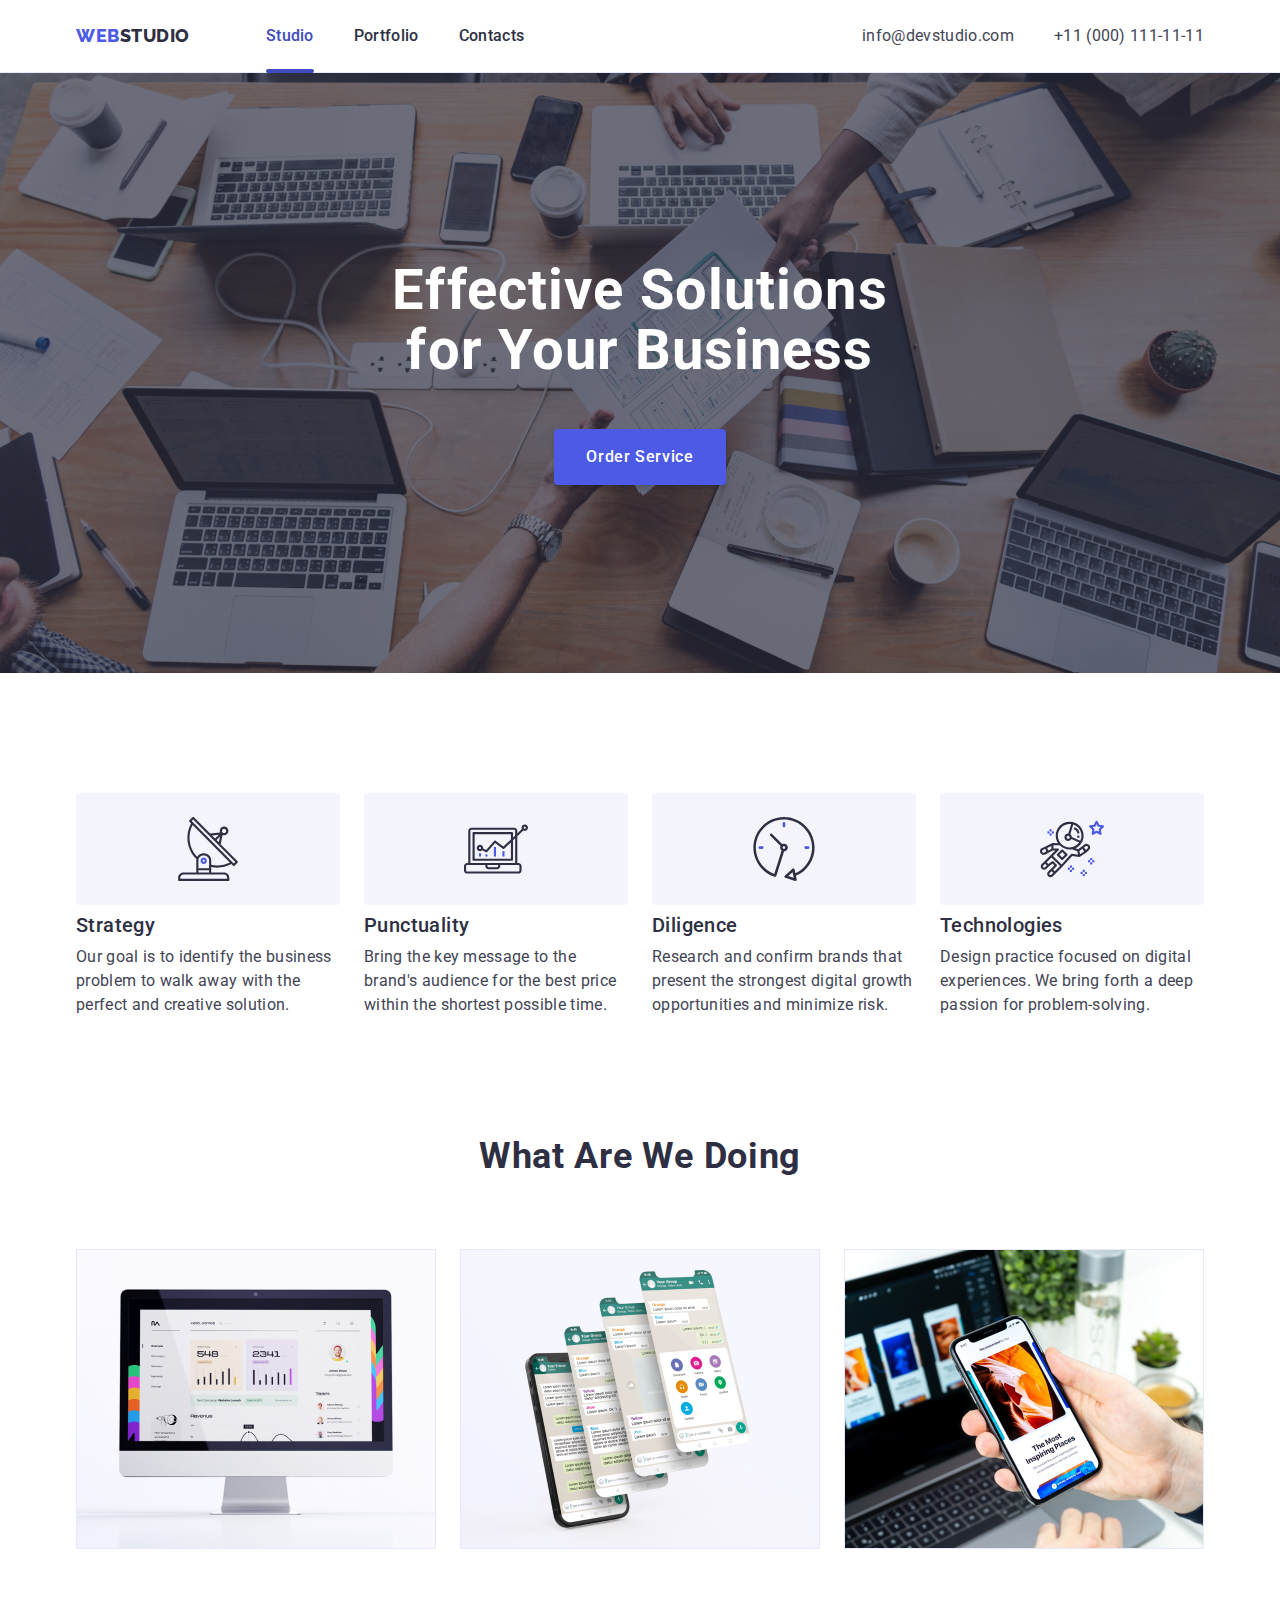
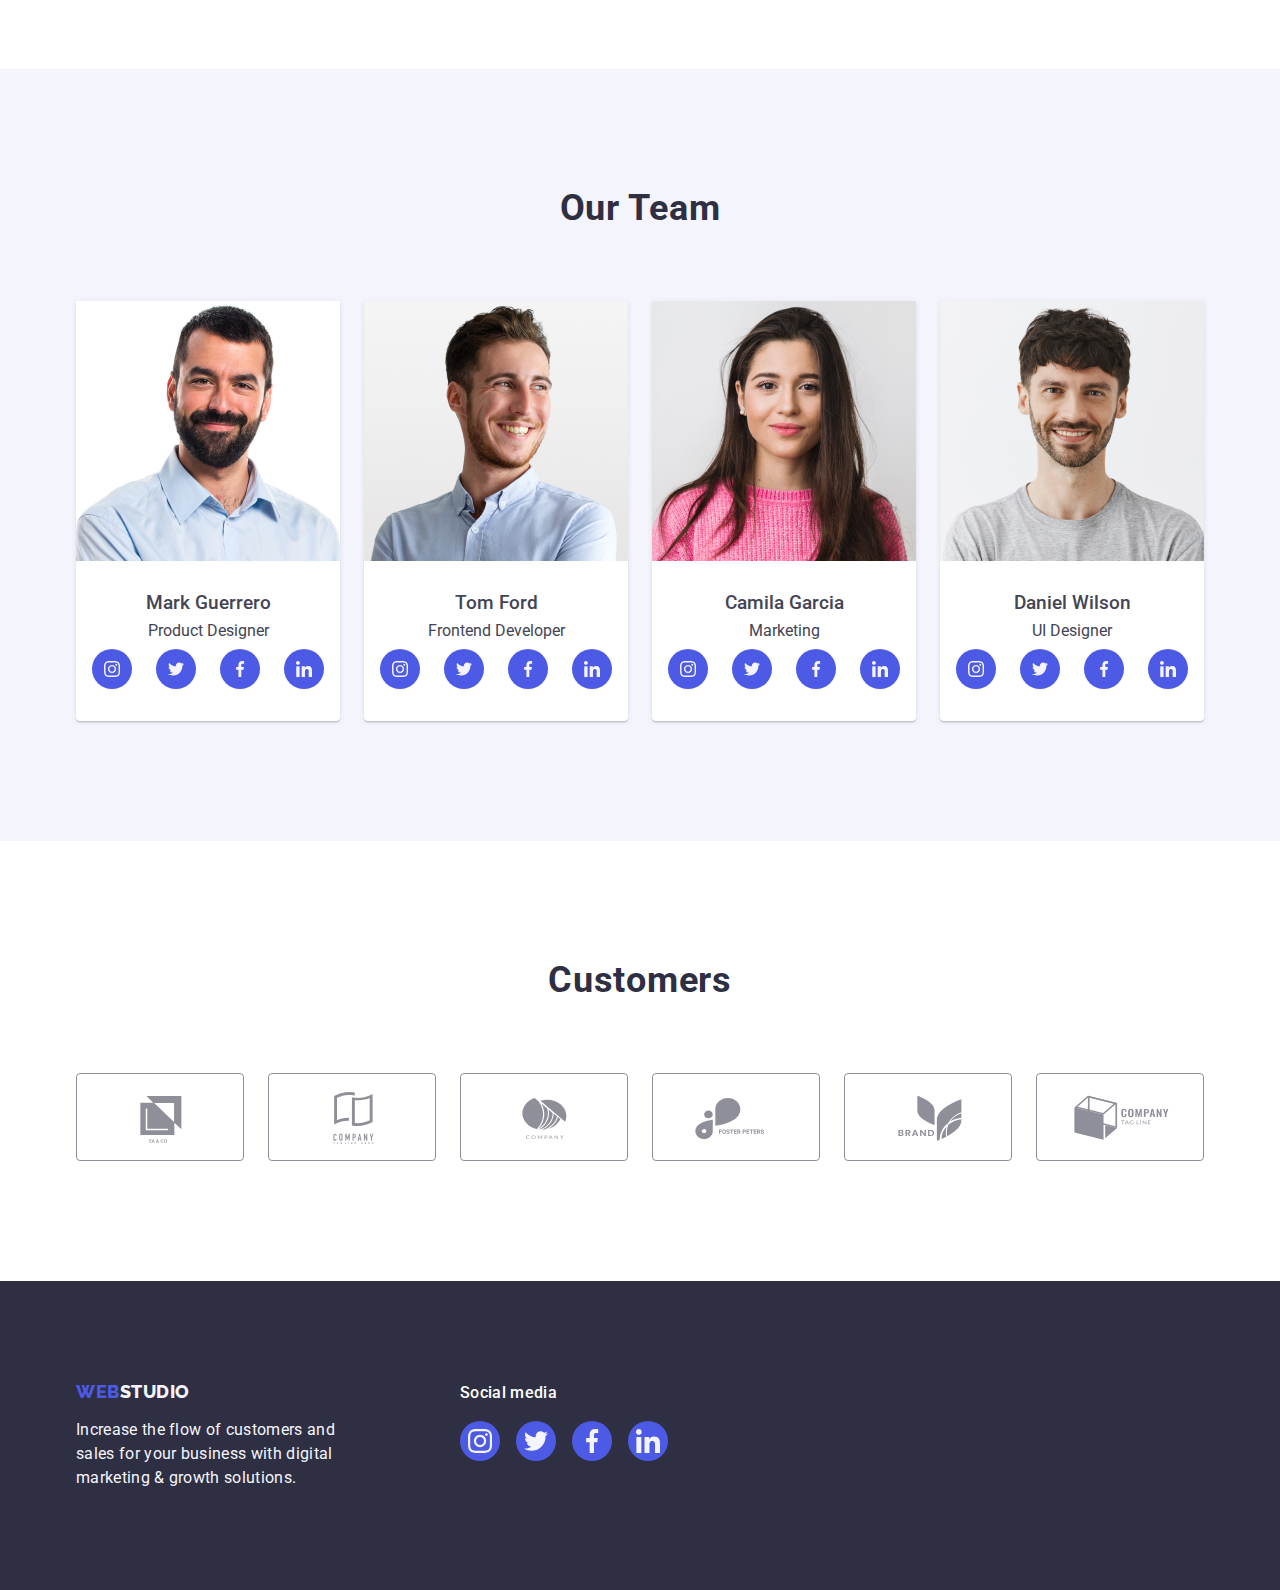
<file: index.html>
<!DOCTYPE html>
<html lang="en">

<head>
    <meta charset="UTF-8">
    <meta http-equiv="X-UA-Compatible" content="IE=edge">
    <meta name="viewport" content="width=device-width, initial-scale=1.0">
    <meta name="description" content="Effective Solutions for Your Business">
    <title>WebStudio</title>
    <link rel="preconnect" href="https://fonts.googleapis.com">
    <link rel="preconnect" href="https://fonts.gstatic.com" crossorigin>
    <link href="https://fonts.googleapis.com/css2?family=Raleway:wght@800&family=Roboto:wght@400;500;700&display=swap"
        rel="stylesheet">
    <link rel="stylesheet" href="https://cdn.jsdelivr.net/npm/modern-normalize@2.0.0/modern-normalize.min.css">
    <link rel="stylesheet" href="./css/styles.css">
</head>

<body>
    <!-- Header section -->
    <header class="header">
        <div class="header-container container">
            <nav class="header-nav list">
                <a class="header-logo link" href="./index.html" target="_self">
                    Web<span class="studio-dark">Studio</span>
                </a>
                <ul class="header-list list">
                    <li class="header-item">
                        <a class="header-link active " href="./index.html">Studio</a>
                    </li>
                    <li class="header-item">
                        <a class="header-link  " href="./portfolio.html">Portfolio</a>
                    </li>
                    <li class="header-item">
                        <a class="header-link  " href="">Contacts</a>
                    </li>
                </ul>
            </nav>
            <address class="address">
                <ul class="address-list list">
                    <li class="address-item ">
                        <a class="address-link link" href="mailto:info@devstudio.com">info@devstudio.com</a>
                    </li>
                    <li class="address-item">
                        <a class="address-link link" href="tel:+110001111111">+11 (000) 111-11-11</a>
                    </li>
                </ul>
                
            </address>
        </div>
    </header>
    <!-- Main block -->
    <main class="main">
        <!-- Hero image -->
        <section class="section hero">
            <div class="container">
                <h1 class="hero-title">Effective Solutions for Your Business</h1>
                <button class="hero-btm" type="button" data-modal-open>Order Service</button>
            </div>
        </section>
        <!-- Section 1 -->
        <section class="section one">
            <div class="container">
                <h2 class="title visually-hidden">Our advantages</h2>
                <ul class="one-list list">
                    <li class="one-item">
                        <div class="advantages">
                            <svg class="advantages-icon" width="64" height="64">
                                <use href="./images/icons.svg#icon-antenna"></use>
                            </svg>
                        </div>
                        <h3 class="subtitle">Strategy</h3>
                        <p class="text">
                            Our goal is to identify the business problem to walk away with the perfect and creative
                            solution.
                        </p>
                    </li>
                    <li class="one-item">
                        <div class="advantages">
                            <svg class="advantages-icon" width="64" height="64">
                              <use href="./images/icons.svg#icon-diagram"></use>
                            </svg>
                        </div>
                        <h3 class="subtitle">Punctuality</h3>
                        <p class="text">
                            Bring the key message to the brand's audience for the best price within the shortest
                            possible time.
                        </p>
                    </li>
                    <li class="one-item">
                        <div class="advantages">
                            <svg class="advantages-icon" width="64" height="64">
                             <use href="./images/icons.svg#icon-clock"></use>
                            </svg>
                        </div>
                        <h3 class="subtitle">Diligence</h3>
                        <p class="text">
                            Research and confirm brands that present the strongest digital growth opportunities and
                            minimize risk.
                        </p>
                    </li>
                    <li class="one-item">
                        <div class="advantages">
                            <svg class="advantages-icon" width="64" height="64">
                                <use href="./images/icons.svg#icon-astronaut"></use>
                            </svg>
                        </div>
                        <h3 class="subtitle">Technologies</h3>
                        <p class="text">
                            Design practice focused on digital experiences. We bring forth a deep passion for
                            problem-solving.
                        </p>
                    </li>
                </ul>
            </div>
        </section>
        <!-- Section 2 -->
        <section class="section two">
            <div class="container">
                <h2 class="title">What are we doing</h2>
                <ul class="two-list list">
                    <li class="two-item">
                        <img src="./images/section2(1).jpg" alt="Computer" width="360" height="300">
                    </li>
                    <li class="two-item">
                        <img src="./images/section2(2).jpg" alt="Mobile phone" width="360" height="300">
                    </li>
                    <li class="two-item">
                        <img src="./images/section2(3).jpg" alt="Laptop and mobile phone" width="360" height="300">
                    </li>
                </ul>
            </div>
        </section>
        <!-- Section 3 -->
        <section class="section three">
            <div class="container">
                <h2 class="title">Our Team</h2>
                <ul class="three-list list">
                    <li class="three-item">
                        <img class="img-three" src="./images/section3(1).jpg" alt="Product Designer - Mark Guerrero"
                            width="264" height="260">
                        <div class="member">
                            <h3 class="subtitle-three">Mark Guerrero</h3>
                            <p class="text-three">Product Designer</p>
                            
                        <ul class="networks-list">
                            <li class="networks-item">
                                <a href="" class="networks-link">
                                    <svg class="networks-icon" width="16" height="16">
                                        <use href="./images/icons.svg#icon-instagram"></use>
                                    </svg>
                                </a>
                            </li>
                            <li class="networks-item">
                                <a href="" class="networks-link">
                                    <svg class="networks-icon" width="16" height="16">
                                        <use href="./images/icons.svg#icon-twitter"></use>
                                    </svg>
                                </a>
                            </li>
                            <li class="networks-item">
                                <a href="" class="networks-link">
                                    <svg class="networks-icon" width="16" height="16">
                                        <use href="./images/icons.svg#icon-facebook"></use>
                                    </svg>
                                </a>
                            </li>
                            <li class="networks-item">
                                <a href="" class="networks-link">
                                    <svg class="networks-icon" width="16" height="16">
                                        <use href="./images/icons.svg#icon-linkedin"></use>
                                    </svg>
                                </a>
                            </li>
                        </ul>
                        </div>
                    </li>
                    <li class="three-item">
                        <img class="img-three" src="./images/section3(2).jpg" alt="Frontend Developer - Tom Ford"
                            width="264" height="260">
                        <div class="member">
                            <h3 class="subtitle-three">Tom Ford</h3>
                            <p class="text-three">Frontend Developer</p>
                        
                        
                        <ul class="networks-list">
                            <li class="networks-item">
                                <a href="" class="networks-link">
                                    <svg class="networks-icon" width="16" height="16">
                                        <use href="./images/icons.svg#icon-instagram"></use>
                                    </svg>
                                </a>
                            </li>
                            <li class="networks-item">
                                <a href="" class="networks-link">
                                    <svg class="networks-icon" width="16" height="16">
                                        <use href="./images/icons.svg#icon-twitter"></use>
                                    </svg>
                                </a>
                            </li>
                            <li class="networks-item">
                                <a href="" class="networks-link">
                                    <svg class="networks-icon" width="16" height="16">
                                        <use href="./images/icons.svg#icon-facebook"></use>
                                    </svg>
                                </a>
                            </li>
                            <li class="networks-item">
                                <a href="" class="networks-link">
                                    <svg class="networks-icon" width="16" height="16">
                                        <use href="./images/icons.svg#icon-linkedin"></use>
                                    </svg>
                                </a>
                            </li>
                        </ul>
            
                        </div>
                    </li>
                    <li class="three-item">
                        <img class="img-three" src="./images/section3(3).jpg" alt="Marketing - Camila Garcia"
                            width="264" height="260">
                        <div class="member">
                            <h3 class="subtitle-three">Camila Garcia</h3>
                            <p class="text-three">Marketing</p>
                        
                        
                        <ul class="networks-list">
                            <li class="networks-item">
                                <a href="" class="networks-link">
                                    <svg class="networks-icon" width="16" height="16">
                                        <use href="./images/icons.svg#icon-instagram"></use>
                                    </svg>
                                </a>
                            </li>
                            <li class="networks-item">
                                <a href="" class="networks-link">
                                    <svg class="networks-icon" width="16" height="16">
                                        <use href="./images/icons.svg#icon-twitter"></use>
                                    </svg>
                                </a>
                            </li>
                            <li class="networks-item">
                                <a href="" class="networks-link">
                                    <svg class="networks-icon" width="16" height="16">
                                        <use href="./images/icons.svg#icon-facebook"></use>
                                    </svg>
                                </a>
                            </li>
                            <li class="networks-item">
                                <a href="" class="networks-link">
                                    <svg class="networks-icon" width="16" height="16">
                                        <use href="./images/icons.svg#icon-linkedin"></use>
                                    </svg>
                                </a>
                            </li>
                        </ul>
                    
                        </div>
                    </li>
                    <li class="three-item">
                        <img class="img-three" src="./images/section3(4).jpg" alt="UI Designer - Daniel Wilson"
                            width="264" height="260">
                        <div class="member">
                            <h3 class="subtitle-three">Daniel Wilson</h3>
                            <p class="text-three">UI Designer</p>
                            <ul class="networks-list">
                                <li class="networks-item">
                                    <a href="" class="networks-link">
                                        <svg class="networks-icon" width="16" height="16">
                                            <use href="./images/icons.svg#icon-instagram"></use>
                                        </svg>
                                    </a>
                                </li>
                                <li class="networks-item">
                                    <a href="" class="networks-link">
                                     <svg class="networks-icon" width="16" height="16">
                                       <use href="./images/icons.svg#icon-twitter"></use>
                                     </svg>
                                    </a>
                                </li>
                                <li class="networks-item">
                                    <a href="" class="networks-link">
                                     <svg class="networks-icon" width="16" height="16">
                                       <use href="./images/icons.svg#icon-facebook"></use>
                                     </svg>
                                     </a>
                                </li>
                                <li class="networks-item">
                                     <a href="" class="networks-link">
                                     <svg class="networks-icon" width="16" height="16">
                                        <use href="./images/icons.svg#icon-linkedin"></use>
                                      </svg>
                                     </a>
                                </li>
                            </ul>
                        </div>
                    </li>
                </ul>
            </div>
        </section>
        <!-- Clients -->
        <section class="section four">
            <div class="container">
                <h2 class="title">Customers</h2>
                <ul class="clients-list">
                    <li class="clients-item">
                        <a class="clients-link" href="" aria-label="logo 1">
                            <svg class="clients-icon" width="104" height="56">
                                <use href="./images/icons.svg#icon-logo-1"></use>
                            </svg>
                        </a>
                    </li>
                    <li class="clients-item">
                        <a class="clients-link" href="" aria-label="logo 2">
                            <svg class="clients-icon" width="104" height="56">
                                <use href="./images/icons.svg#icon-logo-2"></use>
                            </svg>
                        </a>
                    </li>
                    <li class="clients-item">
                        <a class="clients-link" href="" aria-label="logo 3">
                            <svg class="clients-icon" width="104" height="56">
                                <use href="./images/icons.svg#icon-logo-3"></use>
                            </svg>
                        </a>
                    </li>
                    <li class="clients-item">
                        <a class="clients-link" href="" aria-label="logo 4">
                            <svg class="clients-icon" width="104" height="56">
                                <use href="./images/icons.svg#icon-logo-4"></use>
                            </svg>
                        </a>
                    </li>
                    <li class="clients-item">
                        <a class="clients-link" href="" aria-label="logo 5">
                            <svg class="clients-icon" width="104" height="56">
                                <use href="./images/icons.svg#icon-logo-5"></use>
                            </svg>
                        </a>
                    </li>
                    <li class="clients-item">
                        <a class="clients-link" href="" aria-label="logo 6">
                            <svg class="clients-icon" width="104" height="56">
                                <use href="./images/icons.svg#icon-logo-6"></use>
                            </svg>
                        </a>
                    </li>
                </ul>
            </div>
        </section>
    </main>
    <!-- Footer section -->
    <footer class="footer">
        <div class="container footer-items">
            <div class="footer-block1">
            <a class="footer-logo link" href="./index.html">
                Web<span class="studio-light">Studio</span>
            </a>
            <p class="footer-text">
                Increase the flow of customers and sales for your business with digital marketing & growth solutions.
            </p>
            </div>

           <div class="footer-list">
            <p class="footer-title">Social media</p>
            <ul class="footer-networks-list">
                <li class="footer-networks-item">
                    
                    <a href="" class="footer-networks-link">
                        <svg class="footer-networks-icon" width="24" height="24">
                            <use href="./images/icons.svg#icon-instagram"></use>
                        </svg>
                    </a>
                </li>
                <li class="footer-networks-item">
                    <a href="" class="footer-networks-link">
                        <svg class="footer-networks-icon" width="24" height="24">
                            <use href="./images/icons.svg#icon-twitter"></use>
                        </svg>
                    </a>
                </li>
                <li class="footer-networks-item">
                    <a href="" class="footer-networks-link">
                    <svg class="footer-networks-icon" width="24" height="24">
                        <use href="./images/icons.svg#icon-facebook"></use>
                    </svg>
                </a>
                </li>
                <li class="footer-networks-item">
                    <a href="" class="footer-networks-link">
                        <svg class="footer-networks-icon" width="24" height="24">
                            <use href="./images/icons.svg#icon-linkedin"></use>
                        </svg>
                    </a>
                </li>
            </ul>
          </div>
        </div>
    </footer>
    <!-- Modal window -->
    <div class="backdrop is-hidden" data-modal>
        <div class="modal">
            <button class="modal-btn" type="button" data-modal-close>
            <svg class="modal-icon" width="8" height="8">
                <use href="./images/icons.svg#icon-close-black"></use>
            </svg>
            </button>
        </div>
    </div>
    <script src="./js/modal.js"></script>
</body>

</html>
</file>
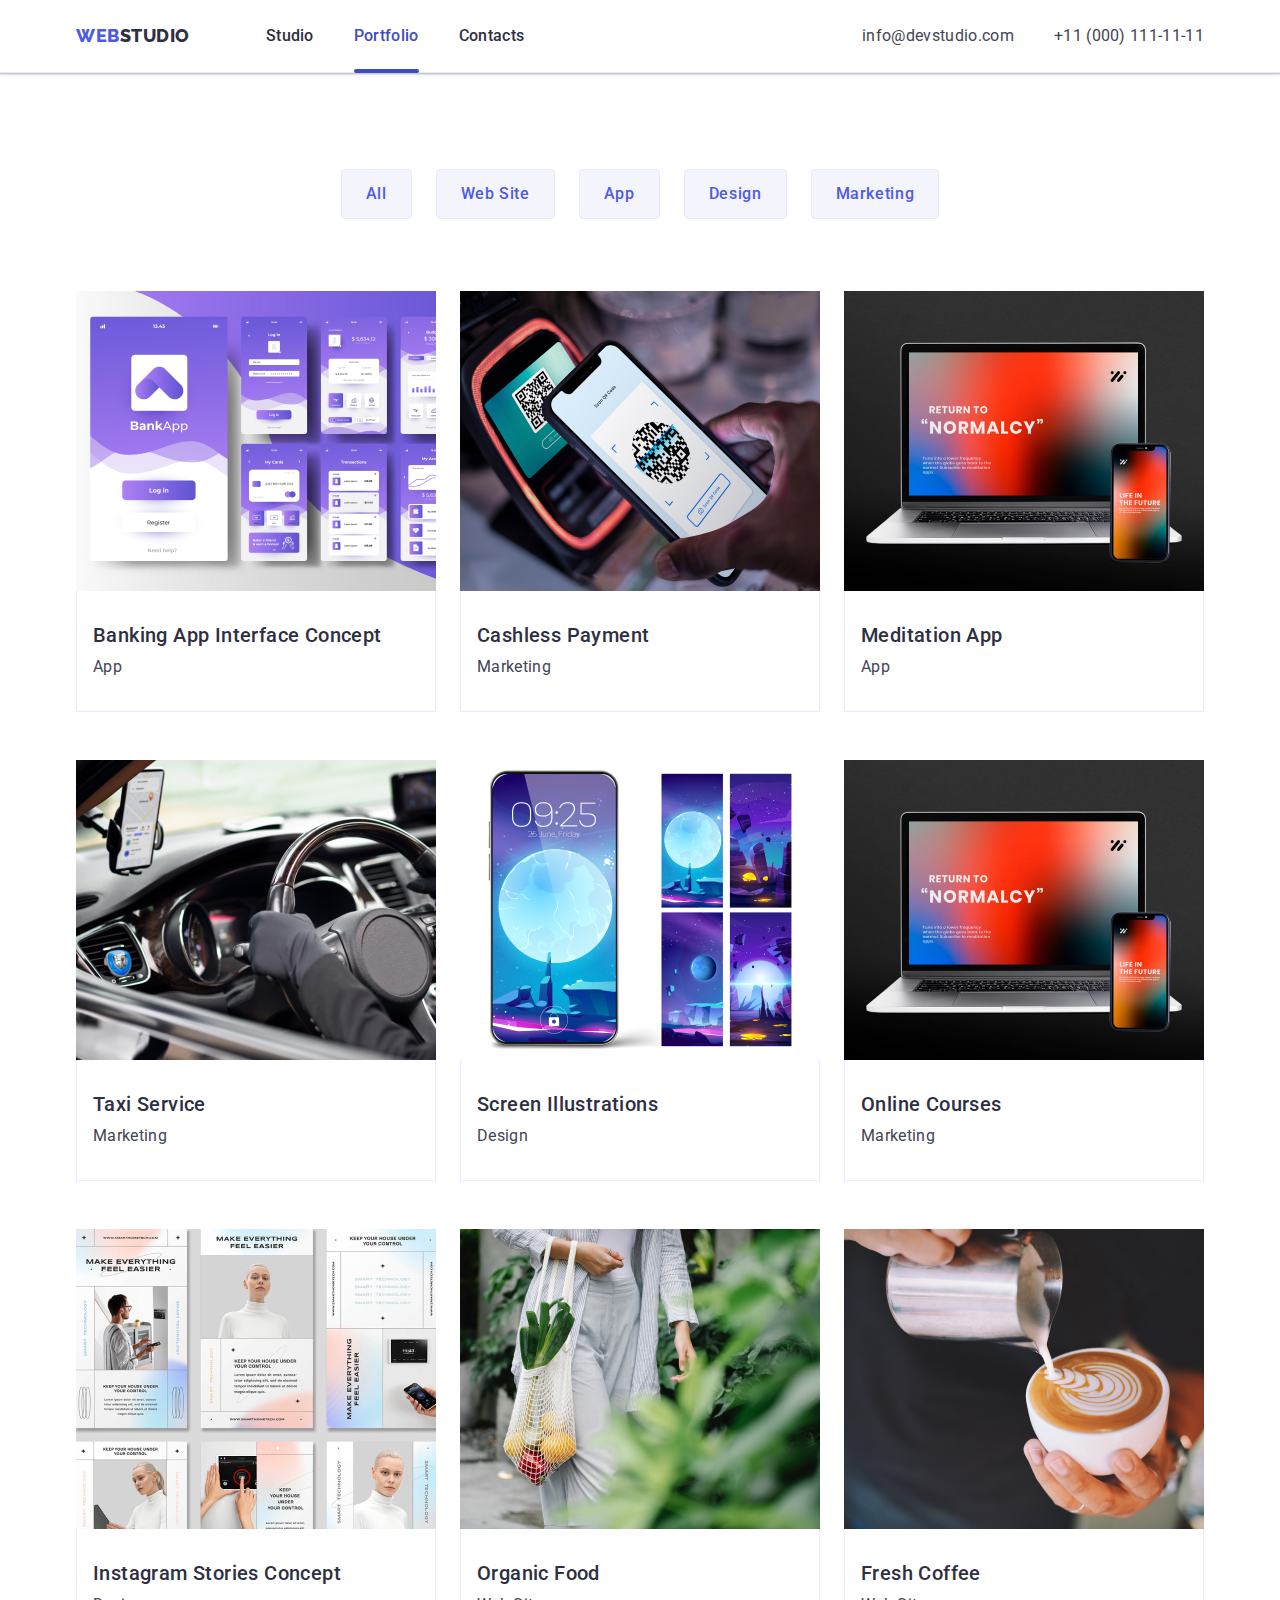
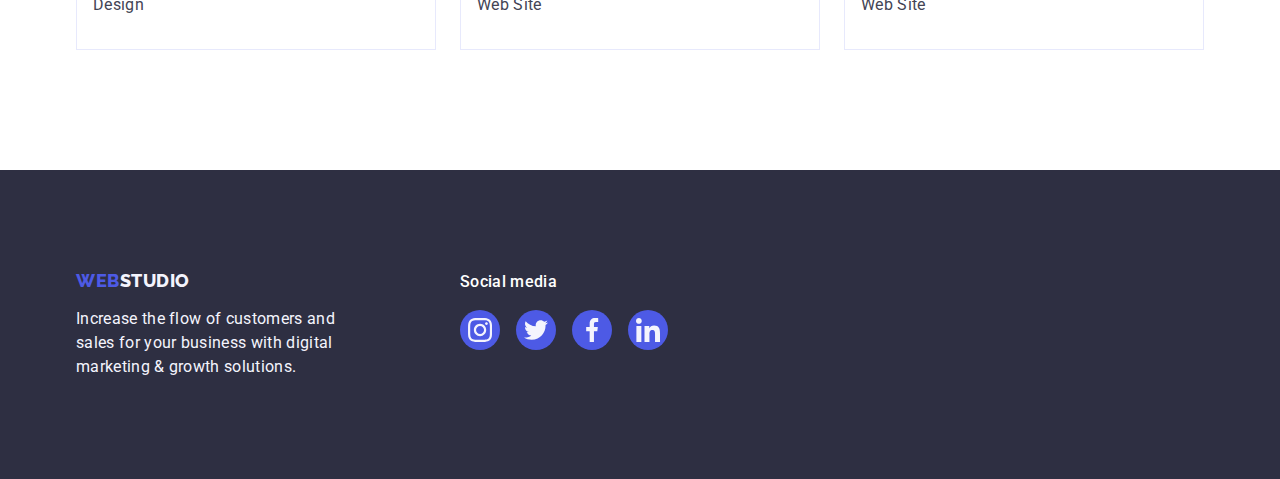
<file: portfolio.html>
<!DOCTYPE html>
<html lang="en">

<head>
    <meta charset="UTF-8">
    <meta http-equiv="X-UA-Compatible" content="IE=edge">
    <meta name="viewport" content="width=device-width, initial-scale=1.0">
    <meta name="description" content="Effective Solutions for Your Business">
    <title>WebStudio</title>
    <link rel="preconnect" href="https://fonts.googleapis.com">
    <link rel="preconnect" href="https://fonts.gstatic.com" crossorigin>
    <link href="https://fonts.googleapis.com/css2?family=Raleway:wght@800&family=Roboto:wght@400;500;700&display=swap"
        rel="stylesheet">
    <link rel="stylesheet" href="https://cdn.jsdelivr.net/npm/modern-normalize@2.0.0/modern-normalize.min.css">
    <link rel="stylesheet" href="./css/styles.css">

</head>

<body>
    <!-- Header section -->
    <header class="header">
        <div class="header-container container">
            <nav class="header-nav list">
                <a class="header-logo link" href="./index.html" target="_self">
                    Web<span class="studio-dark">Studio</span>
                </a>
                <ul class="header-list list">
                    <li class="header-item">
                        <a class="header-link link" href="./index.html">Studio</a>
                    </li>
                    <li class="header-item">
                        <a class="header-link active link" href="./portfolio.html">Portfolio</a>
                    </li>
                    <li class="header-item">
                        <a class="header-link link" href="">Contacts</a>
                    </li>
                </ul>
            </nav>
            <address class="address">
                <ul class="address-list list">
                    <li class="address-item ">
                        <a class="address-link link" href="mailto:info@devstudio.com">info@devstudio.com</a>
                    </li>
                    <li class="address-item">
                        <a class="address-link link" href="tel:+110001111111">+11 (000) 111-11-11</a>
                    </li>
                </ul>

            </address>
        </div>
    </header>
    <!-- Main block -->
    <main>
        <!-- Filters -->
        <section class="section-portfolio">
            <div class="container">
                <h1 class="visually-hidden">Our portfolio</h1>
                <ul class="list btn-list">
                    <li><button class="filters-btn" type="button">All</button></li>
                    <li><button class="filters-btn" type="button">Web Site</button></li>
                    <li><button class="filters-btn" type="button">App</button></li>
                    <li><button class="filters-btn" type="button">Design</button></li>
                    <li><button class="filters-btn" type="button">Marketing</button></li>
                </ul>


                <ul class="list-portfolio list">
                    <li class="list-portfolio-item">
                        <a class="portfolio-link link" href="">
                            <div class="overlay">
                                <img class="portfolio-img" src="./images/page2/Row1/img1.jpg" alt="Banking App"
                                    width="360" height="300">
                                
                                    <p class="overlay-text">14 Stylish and User-Friendly App Design Concepts · Task
                                        Manager App · Calorie Tracker App ·
                                        Exotic Fruit Ecommerce App ·
                                        Cloud Storage App</p>
                                
                            </div>
                            <div class="app">
                                <h2 class="subtitle">Banking App Interface Concept</h2>
                                <p class="text">App</p>
                            </div>

                        </a>


                    </li>
                    <li class="list-portfolio-item">
                        <a class="portfolio-link link" href="">
                            <div class="overlay">

                                <img src="./images/page2/Row1/img2.jpg" alt="Cashless Payment" width="360" height="300">
                                
                                    <p class="overlay-text">14 Stylish and User-Friendly App Design Concepts · Task
                                        Manager App · Calorie Tracker App ·
                                        Exotic Fruit Ecommerce App ·
                                        Cloud Storage App</p>
                                
                            </div>
                            <div class="app">
                                <h2 class="subtitle">Cashless Payment</h2>
                                <p class="text">Marketing</p>
                            </div>
                        </a>
                    </li>
                    <li class="list-portfolio-item">
                        <a class="portfolio-link link" href="">

                            <div class="overlay">
                                <img src="./images/page2/Row1/img3.jpg" alt="Meditation App" width="360" height="300">
                                
                                    <p class="overlay-text">14 Stylish and User-Friendly App Design Concepts · Task
                                        Manager App · Calorie Tracker App ·
                                        Exotic Fruit Ecommerce App ·
                                        Cloud Storage App</p>
                                
                            </div>
                            <div class="app">
                                <h2 class="subtitle">Meditation App</h2>
                                <p class="text">App</p>
                            </div>
                        </a>
                    </li>
                    <li class="list-portfolio-item">
                        <a class="portfolio-link link" href="">

                            <div class="overlay">
                                <img src="./images/page2/Row2/img1.jpg" alt="Taxi Service" width="360" height="300">
                                
                                    <p class="overlay-text">14 Stylish and User-Friendly App Design Concepts · Task
                                        Manager App · Calorie Tracker App ·
                                        Exotic Fruit Ecommerce App ·
                                        Cloud Storage App</p>
                                
                            </div>
                            <div class="app">
                                <h2 class="subtitle">Taxi Service</h2>
                                <p class="text">Marketing</p>
                            </div>
                        </a>
                    </li>
                    <li class="list-portfolio-item">
                        <a class="portfolio-link link" href="">

                            <div class="overlay">
                                <img src="./images/page2/Row2/img2.jpg" alt="Screen Illustrations" width="360"
                                    height="300">
                                
                                    <p class="overlay-text">14 Stylish and User-Friendly App Design Concepts · Task
                                        Manager App · Calorie Tracker App ·
                                        Exotic Fruit Ecommerce App ·
                                        Cloud Storage App</p>
                                
                            </div>
                            <div class="app">
                                <h2 class="subtitle">Screen Illustrations</h2>
                                <p class="text">Design</p>
                            </div>
                        </a>
                    </li>
                    <li class="list-portfolio-item">
                        <a class="portfolio-link link" href="">

                            <div class="overlay">
                                <img src="./images/page2/Row1/img3.jpg" alt="Online Courses" width="360" height="300">
                                
                                    <p class="overlay-text">14 Stylish and User-Friendly App Design Concepts · Task
                                        Manager App · Calorie Tracker App ·
                                        Exotic Fruit Ecommerce App ·
                                        Cloud Storage App</p>
                                
                            </div>
                            <div class="app">
                                <h2 class="subtitle">Online Courses</h2>
                                <p class="text">Marketing</p>
                            </div>
                        </a>
                    </li>

                    <li class="list-portfolio-item">
                        <a class="portfolio-link link" href="">

                            <div class="overlay">
                                <img src="./images/page2/Row3/img1.jpg" alt="Instagram Stories Concept" width="360"
                                    height="300">
                                
                                    <p class="overlay-text">14 Stylish and User-Friendly App Design Concepts · Task
                                        Manager App · Calorie Tracker App ·
                                        Exotic Fruit Ecommerce App ·
                                        Cloud Storage App</p>
                                
                            </div>
                            <div class="app">
                                <h2 class="subtitle">Instagram Stories Concept</h2>
                                <p class="text">Design</p>
                            </div>
                        </a>
                    </li>
                    <li class="list-portfolio-item">
                        <a class="portfolio-link link" href="">

                            <div class="overlay">
                                <img src="./images/page2/Row3/img2.jpg" alt="Screen Illustrations" width="360"
                                    height="300">
                                
                                    <p class="overlay-text">14 Stylish and User-Friendly App Design Concepts · Task
                                        Manager App · Calorie Tracker App ·
                                        Exotic Fruit Ecommerce App ·
                                        Cloud Storage App</p>
                                
                            </div>
                            <div class="app">
                                <h2 class="subtitle">Organic Food</h2>
                                <p class="text">Web Site</p>
                            </div>
                        </a>
                    </li>
                    <li class="list-portfolio-item">
                        <a class="portfolio-link link" href="">

                            <div class="overlay">
                                <img src="./images/page2/Row3/img3.jpg" alt="Fresh Coffee" width="360" height="300">
                                
                                    <p class="overlay-text">14 Stylish and User-Friendly App Design Concepts · Task
                                        Manager App · Calorie Tracker App ·
                                        Exotic Fruit Ecommerce App ·
                                        Cloud Storage App</p>
                                
                            </div>
                            <div class="app">
                                <h2 class="subtitle">Fresh Coffee</h2>
                                <p class="text">Web Site</p>
                            </div>
                        </a>
                    </li>

                </ul>
            </div>


        </section>
    </main>
    <!-- Footer section -->
    <footer class="footer">
        <div class="container footer-items">
            <div class="footer-block1">
                <a class="footer-logo link" href="./index.html">
                    Web<span class="studio-light">Studio</span>
                </a>
                <p class="footer-text">
                    Increase the flow of customers and sales for your business with digital marketing & growth
                    solutions.
                </p>
            </div>

            <div class="footer-list">
                <p class="footer-title">Social media</p>
                <ul class="footer-networks-list">
                    <li class="footer-networks-item">
                        <a href="" class="footer-networks-link">
                            <svg class="footer-networks-icon" width="24" height="24">
                                <use href="./images/icons.svg#icon-instagram"></use>
                            </svg>
                        </a>
                    </li>
                    <li class="footer-networks-item">
                        <a href="" class="footer-networks-link">
                            <svg class="footer-networks-icon" width="24" height="24">
                                <use href="./images/icons.svg#icon-twitter"></use>
                            </svg>
                        </a>
                    </li>
                    <li class="footer-networks-item">
                        <a href="" class="footer-networks-link">
                            <svg class="footer-networks-icon" width="24" height="24">
                                <use href="./images/icons.svg#icon-facebook"></use>
                            </svg>
                        </a>
                    </li>
                    <li class="footer-networks-item">
                        <a href="" class="footer-networks-link">
                            <svg class="footer-networks-icon" width="24" height="24">
                                <use href="./images/icons.svg#icon-linkedin"></use>
                            </svg>
                        </a>
                    </li>
                </ul>
            </div>
        </div>
    </footer>
</body>

</html>
</file>
<file: css/styles.css>
:root {
    --logo-dark: #2E2F42;
    --logo-light: #F4F4FD;
    --btn: #4D5AE5;
    --text: #434455;
    --lightslate: #8E8F99;
    --anim: 400ms ease-in;
}

.container {
    width: 1158px;
    margin-left: auto;
    margin-right: auto;
    padding-left: 15px;
    padding-right: 15px;
}


/* Common styles */
body {
    font-family: "Roboto", sans-serif;
    color: #434455;
    background-color: #FFFFFF;

}

.text {
    font-weight: 400;
    font-size: 16px;
    line-height: 1.5;
    letter-spacing: 0.02em;
    color: var(--text);
}

.title {
    font-weight: 700;
    font-size: 36px;
    line-height: 1.11;
    text-align: center;
    letter-spacing: 0.02em;
    text-transform: capitalize;
    color: var(--logo-dark);
    margin-bottom: 72px;
}

.subtitle {
    font-weight: 500;
    font-size: 20px;
    line-height: 1.2;
    letter-spacing: 0.02em;
    color: #2E2F42;
    margin-bottom: 8px;
}

.section {
    padding-bottom: 120px;
}

img {
    display: block;
}

/* Reset */
h1,
h2,
h3,
h4,
h5,
h6,
p {
    margin: 0;
}

.list,
ul,
ol {
    list-style: none;
    margin: 0;
    padding: 0;
}

.link,
a {
    text-decoration: none;
    color: currentColor;
}

.btn,
button {
    font-family: inherit;
    cursor: pointer;
}

/* Header styles */
.header {
    background-color: #FFFFFF;
    border-bottom: 1px solid #e7e9fc;
    box-shadow: 0px 1px 6px 0px rgba(46, 47, 66, 0.08), 0px 1px 1px 0px rgba(46, 47, 66, 0.16), 0px 2px 1px 0px rgba(46, 47, 66, 0.08);
    
    
}

.header-container {
    display: flex;
    justify-content: space-between;
    align-items: center;
}

.header-nav {
    display: flex;
    align-items: center;
}

.header-logo {
    font-weight: 800;
    font-size: 18px;
    line-height: 1.17;
    letter-spacing: 0.03em;
    text-transform: uppercase;
    color: var(--btn);
    font-family: "Raleway", sans-serif;
    margin-right: 76px;
}

.footer-logo {
    font-weight: 800;
    font-size: 18px;
    line-height: 1.17;
    letter-spacing: 0.03em;
    text-transform: uppercase;
    color: #4D5AE5;
    font-family: Raleway, sans-serif;
    display: inline-block;
    margin-bottom: 16px;
}

.web {
    color: #4D5AE5;
}

.studio-dark {
    color: var(--logo-dark);
}

.studio-light {
    color: var(--logo-light);
}

.header-list {
    display: flex;
    gap: 40px;
}

.header-item {
    

}

.header-link {
    position: relative;
    display: flex;
    font-weight: 500;
    font-size: 16px;
    line-height: 1.5;
    letter-spacing: 0.02em;
    padding: 24px 0;
    color: var(--logo-dark);
    transition: color 250ms cubic-bezier(0.4, 0, 0.2, 1);
}

.active {
    color: #404bbf;
}


.header-link.active::after {
    content: '';
    position: absolute;
    bottom: -1px;
    left: 0;
    

     display: block;
    width: 100%;
    height: 4px;
    background-color: #404bbf;

    border-radius: 2px;
    transition: color 250ms cubic-bezier(0.4, 0, 0.2, 1);
}
.header-link:hover,
.header-link:focus {
    color: #404bbf;
}

.address {
    font-style: normal;
}

.address-list {
    display: flex;
    align-items: center;
    gap: 40px;
}

.address-item {
    font-weight: 400;
    font-style: normal;
    font-size: 16px;
    line-height: 1.5;
    letter-spacing: 0.02em;
    color: #434455;
    transition: color, background-color, box-shadow;
        transition-duration: 250ms;
        transition-timing-function: cubic-bezier(0.4, 0, 0.2, 1);
}

.address-link {
    transition: color 250ms cubic-bezier(0.4, 0, 0.2, 1);
}

.address-link:hover,
.address-link:focus {
    color: #404bbf;
}

/* Hero styles*/
.hero {
    
    padding-top: 188px;
    padding-bottom: 188px;
    background-image: linear-gradient(rgba(46, 47, 66, 0.7), rgba(46, 47, 66, 0.7)), url(../images/hero/img-name.jpeg);
    background-repeat: no-repeat;
    background-position: center;
    background-size: cover;
    max-width: 1440px;
    margin: 0 auto;
}

.hero-title {
    font-weight: 700;
    font-size: 56px;
    line-height: 1.07;
    text-align: center;
    letter-spacing: 0.02em;
    color: #FFFFFF;
    max-width: 496px;
    height: 120px;
    margin: auto;

}

.hero-btm {
    font-weight: 500;
    font-size: 16px;
    line-height: 1.5;
    letter-spacing: 0.04em;
    color: #FFFFFF;
    background-color: #4D5AE5;
    margin: auto;
    padding: 16px 32px;
    box-shadow: 0px 4px 4px rgba(0, 0, 0, 0.15);
    border: none;
    margin-top: 48px;
    display: block;
    min-width: 169px;
    height: 56px;
    border-radius: 4px;
    transition: background-color 250ms cubic-bezier(0.4, 0, 0.2, 1);
}

.hero-btm:hover,
.hero-btm:focus {
    background-color: #404BBF;
}

/* Section 1 */

.one {
    padding-top: 120px;
    padding-bottom: 120px;
}

.one-list {
    display: flex;
    justify-content: space-between;
    gap: 24px;
}

.one-item {
    width: calc((100% - 72px) / 4)
}
.two-item {
    width: calc((100% - 48px) / 3);
}

.two-list {
    display: flex;
    gap: 24px;
}

.footer {
    background-color: #2E2F42;
}

.three {
    background-color: #F4F4FD;
    padding: 120px 0;
}

.three-list {
    display: flex;
    gap: 24px;

}

.three-item {
    background-color: #FFFFFF;
    width: calc((100% - 72px) / 4);
    border-radius: 0px 0px 4px 4px;
    box-shadow: 0px 1px 6px rgba(46, 47, 66, 0.08),
        0px 1px 1px rgba(46, 47, 66, 0.16),
        0px 2px 1px rgba(46, 47, 66, 0.08);

}

.member {
    padding: 32px 0;
    


}
.subtitle-three {
    text-align: center;
    margin-bottom: 8px;
    font-weight: 500;

}
.text-three {
    text-align: center;

}

.filters-btn {
    font-weight: 500;
    font-size: 16px;
    letter-spacing: 0.04em;
    color: var(--btn);
    background-color: var(--logo-light);
    line-height: 1.5;
    text-align: center;
    cursor: pointer;
    padding: 12px 24px;
    border: 1px solid #e7e9fc;
    border-radius: 4px;
    transition: color 250ms cubic-bezier(0.4, 0, 0.2, 1),
        background-color 250ms cubic-bezier(0.4, 0, 0.2, 1),
        border-color 250ms cubic-bezier(0.4, 0, 0.2, 1),
        box-shadow 250ms cubic-bezier(0.4, 0, 0.2, 1);
}

.filters-btn:hover,
.filters-btn:focus {
    color: #FFFFFF;
    background-color: #404BBF;
    border: 1px solid transparent;
    box-shadow: 0px 3px 1px rgba(0, 0, 0, 0.1),
        0px 2px 1px rgba(0, 0, 0, 0.08),
        0px 2px 2px rgba(0, 0, 0, 0.12);

}

.footer {
    padding-top: 100px;
    padding-bottom: 100px;
}

.footer-text {
    font-weight: 400;
    font-size: 16px;
    line-height: 1.5;
    letter-spacing: 0.02em;
    color: #F4F4FD;
    width: 264px;
    height: 72px;
    
}

.btn-list {
    display: flex;
    justify-content: center;
    gap: 24px;
    margin-bottom: 72px;

}
.section-portfolio {
    padding-top: 96px;
    padding-bottom: 120px;
}
.list-portfolio {
    display: flex;
    flex-wrap: wrap;
    column-gap: 24px;
    row-gap: 48px;
    

}
.portfolio-link{
    display: block;
    transition: box-shadow 250ms cubic-bezier(0.4, 0, 0.2, 1);
}
.portfolio-link:hover {
    box-shadow: 0px 1px 6px rgba(46, 47, 66, 0.08),
        0px 1px 1px rgba(46, 47, 66, 0.16),
        0px 2px 1px rgba(46, 47, 66, 0.08);
    transform: translateY(0%);
}
.list-portfolio-item {
    width: calc((100% - 48px) / 3);
    position: relative;
    overflow: hidden;
    

}
.app {
    padding: 32px 16px;
    border: 1px solid #e7e9fc;
    border-top: none;
    
}
.visually-hidden {
    position: absolute;
        width: 1px;
        height: 1px;
        margin: -1px;
        border: 0;
        padding: 0;
    
        white-space: nowrap;
        clip-path: inset(100%);
        clip: rect(0 0 0 0);
        overflow: hidden;
}
.clients-list {
    display: flex;
    justify-content: center;
    gap: 24px;

}

.clients-item {

}

.clients-link {
    display: flex;
    width: 168px;
    height: 88px;
    justify-content: center;
    align-items: center;
    color: var(--lightslate);

    border-radius: 4px;
    border: 1px solid var(--lightslate);
    transition: border-color 250ms cubic-bezier(0.4, 0, 0.2, 1),
        color 250ms cubic-bezier(0.4, 0, 0.2, 1);
}
.clients-link:hover {
    color: #404BBF;
    border-color: #404bbf;

}
.clients-link:focus {
    color: #404BBF;
    border-color: #404bbf;

}


.clients-icon {
    fill: currentColor;;
    transition: color, background-color, box-shadow;
        transition-duration: 250ms;
        transition-timing-function: cubic-bezier(0.4, 0, 0.2, 1);
}
.clients-link:hover .clients-icon {
    fill: #404BBF;
}
.four {
    padding: 120px 0;
}

.advantages-icon {

}
.advantages {
    display: flex;
    align-items: center;
    justify-content: center;
    border-radius: 4px;
    width: 264px;
    height: 112px;
    
    margin-bottom: 8px;
    background-color: #F4F4FD;
}

.networks-link{
width: 40px;
height: 40px;
background-color: var(--btn);
border-radius: 50%;
display: flex;
align-items: center;
justify-content: center;
transition: background-color 250ms cubic-bezier(0.4, 0, 0.2, 1);

}
.networks-icon {
width: 16px;
height: 16px;
display: flex;
justify-content: center;
fill: var(--logo-light)
}
.networks-list {
    display: flex;
    gap: 24px;
    justify-content: center;
    margin-top: 8px;

}


.networks-link:hover,
.networks-link:focus
 {
    background-color: #404BBF;
}


.footer-items{
    display: flex;
    align-items: baseline;
}
.footer-block1{
    margin-right: 120px;
}
.footer-networks-link{
 display: flex;   
 width: 40px;
 height: 40px;
 background-color: #4D5AE5;
 border-radius: 50%;
 padding:8px 8px;
align-items: center;
justify-content: center;
transition: background-color 250ms cubic-bezier(0.4, 0, 0.2, 1);
}

.footer-networks-link:hover,
.footer-networks-link:focus {
    background-color: #31d0aa;
}

.footer-networks-list {
    display: flex;
    gap: 16px;
}
.footer-networks-item {
   transition: background-color 250ms cubic-bezier(0.4, 0, 0.2, 1);
}
.footer-title {
        color:  #FFF;
        margin-bottom: 16px;
        font-size: 16px;
        font-weight: 500;
        line-height: 1.5;
        letter-spacing: 0.02em;
}

.footer-networks-icon {
        width: 24px;
        height: 24px;
        justify-content: center;
        fill: var(--logo-light);
        transition: color, background-color, box-shadow;
        transition-duration: 250ms;
        transition-timing-function: cubic-bezier(0.4, 0, 0.2, 1);
}

.backdrop{
position: fixed;
top:0;
left:0;
width: 100%;
height: 100%;
background-color: rgba(46, 47, 66, 0.40);
transition: opacity 250ms cubic-bezier(0.4, 0, 0.2, 1), visibility 250ms cubic-bezier(0.4, 0, 0.2, 1);
}
.backdrop.is-hidden{
    opacity: 0;
    pointer-events: none;
    visibility: hidden;
}
.modal {
position: absolute;   
top: 50%; 
left: 50%;

transform: translateX(-50%) translateY(-50%);
min-height: 584px;
transition: transform 250ms cubic-bezier(0.4, 0, 0.2, 1);
width: 408px;
height: 584px;
border-radius: 4px;
background: var(--dairy, #FCFCFC);
box-shadow: 0px 2px 1px 0px rgba(0, 0, 0, 0.20), 0px 1px 3px 0px rgba(0, 0, 0, 0.12), 0px 1px 1px 0px rgba(0, 0, 0, 0.14);
}
.modal-icon{
    stroke: #2E2F42;
}
.modal-btn {
    position: absolute;
    top: 24px;
    right: 24px;
    width: 24px;
    height: 24px;

    padding: 0;

    display: flex;
    align-items: center;
    justify-content: center;

    background-color: #E7E9FC;
    border-radius: 50%;
    border: 1px solid rgba(0, 0, 0, 0.10);
    transition: background-color 250ms cubic-bezier(0.4, 0, 0.2, 1), border 250ms cubic-bezier(0.4, 0, 0.2, 1);
}
.modal-btn:hover,
.modal-btn:focus {
    background-color: #404bbf;
    border: none;
    fill: #ffffff;
}

.list-portfolio-item:hover .overlay-text
 {
transform: translateY(0%);
}



.overlay {
  
position: relative;
top: 0;
left: 0;
overflow: hidden;



}
.overlay-text {
    display: flex;
        width: 100%;
        height: 100%;
        flex-direction: column;
        color: var(--logo-light);
        font-size: 16px;
        line-height: 1.5;
        letter-spacing: 0.02em;
        align-items: center;
        padding: 40px 32px;
        position: absolute;
        top: 0;
        left: 0;
        transform: translateY(100%);
        transition: transform 250ms cubic-bezier(0.4, 0, 0.2, 1);
        background-color: #4D5AE5;

}
.portfolio-img{
    
}
.modal-icon {
    transition: fill 250ms cubic-bezier(0.4, 0, 0.2, 1);

}
</file>
